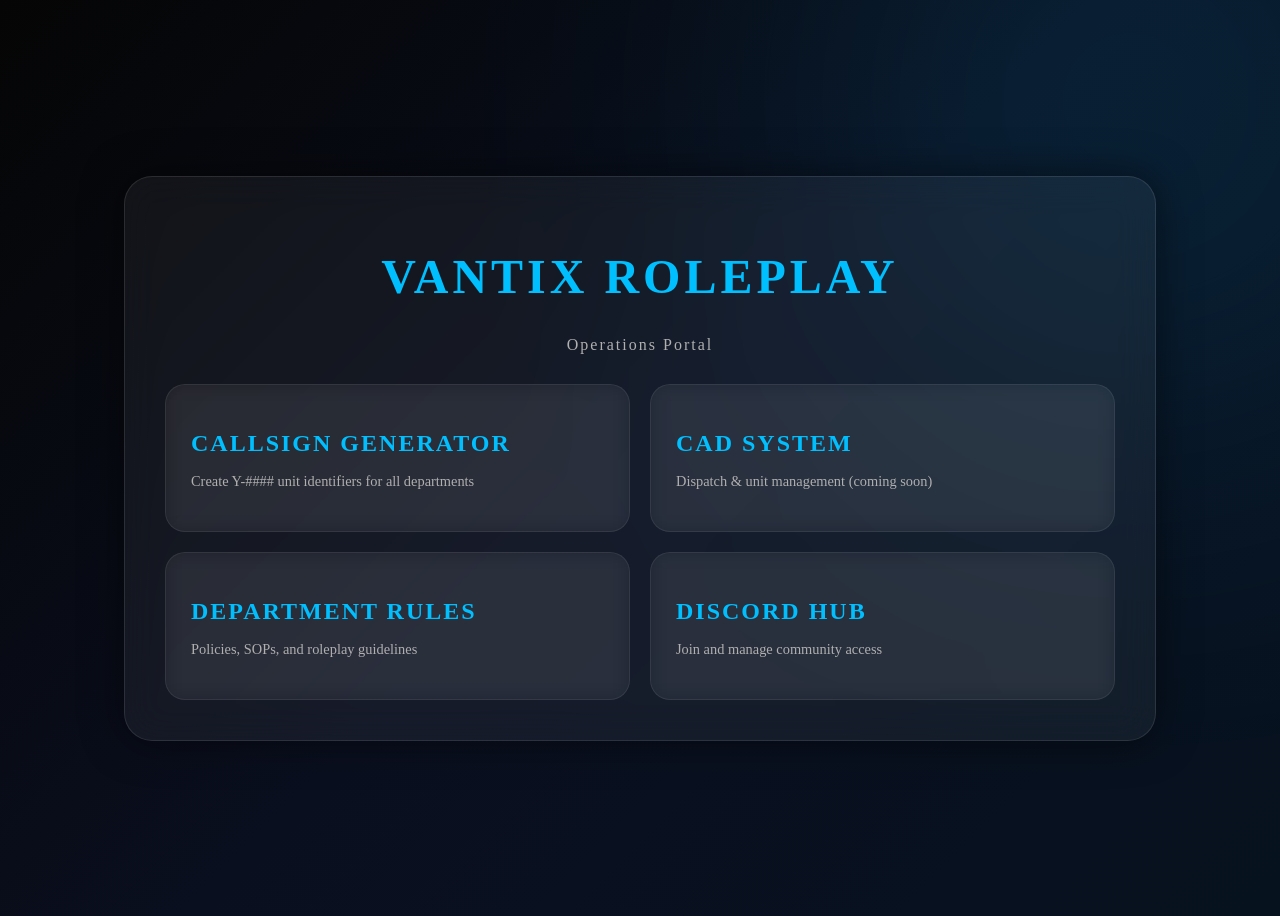
<file: index.html>
<!DOCTYPE html>
<html lang="en">
<head>
  <meta charset="UTF-8" />
  <meta name="viewport" content="width=device-width, initial-scale=1.0" />
  <title>Vantix Roleplay Portal</title>

  <link rel="stylesheet" href="style.css">
</head>
<body>
  <div class="background-glow"></div>

  <div class="container">
    <div class="header">
      <h1>Vantix Roleplay</h1>
      <p>Operations Portal</p>
    </div>

    <div class="portal-grid">
      <a class="portal-card" href="generator.html">
        <h2>Callsign Generator</h2>
        <p>Create Y-#### unit identifiers for all departments</p>
      </a>

      <a class="portal-card" href="#">
        <h2>CAD System</h2>
        <p>Dispatch & unit management (coming soon)</p>
      </a>

      <a class="portal-card" href="#">
        <h2>Department Rules</h2>
        <p>Policies, SOPs, and roleplay guidelines</p>
      </a>

      <a class="portal-card" href="#">
        <h2>Discord Hub</h2>
        <p>Join and manage community access</p>
      </a>
    </div>
  </div>

  <style>
    .portal-grid{
      display:grid;
      grid-template-columns:repeat(2,1fr);
      gap:20px;
      margin-top:30px;
    }

    .portal-card{
      background:rgba(255,255,255,0.04);
      border:1px solid rgba(255,255,255,0.08);
      border-radius:20px;
      padding:25px;
      text-decoration:none;
      color:white;
      transition:0.25s;
      backdrop-filter:blur(10px);
    }

    .portal-card:hover{
      transform:scale(1.03);
      border-color:#00bfff;
      box-shadow:0 0 25px rgba(0,191,255,0.2);
    }

    .portal-card h2{
      color:#00bfff;
      margin-bottom:10px;
      text-transform:uppercase;
      letter-spacing:2px;
    }

    .portal-card p{
      color:#b0b0b0;
      font-size:0.9rem;
      line-height:1.4;
    }

    @media(max-width:800px){
      .portal-grid{
        grid-template-columns:1fr;
      }
    }
  </style>
</body>
</html>
</file>
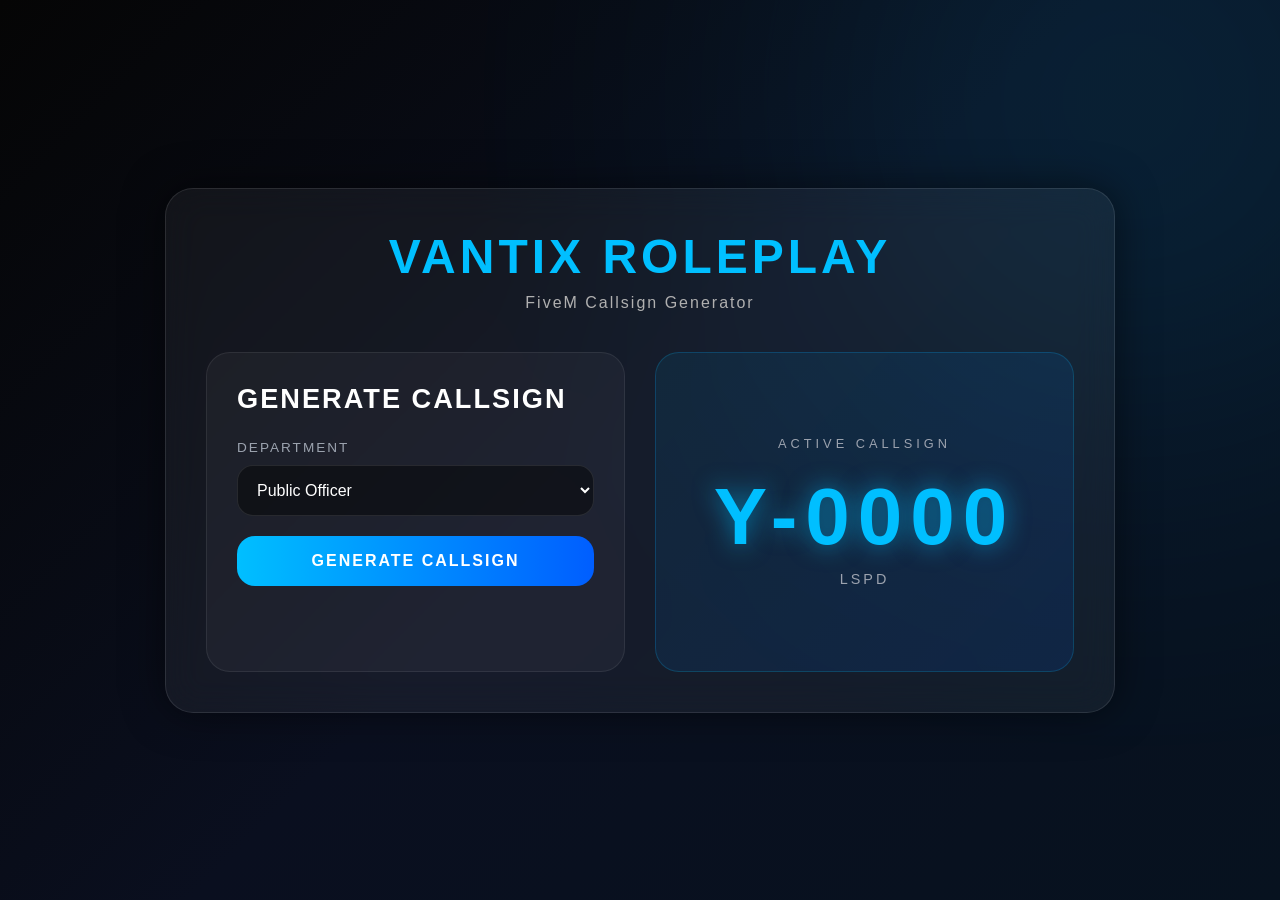
<file: callsigns/index.html>
<!DOCTYPE html>
<html lang="en">
<head>
  <meta charset="UTF-8" />
  <meta name="viewport" content="width=device-width, initial-scale=1.0" />
  <title>Vantix Roleplay Callsign Generator</title>

  <link rel="stylesheet" href="style.css">
</head>
<body>
  <div class="background-glow"></div>

  <div class="container">
    <div class="header">
      <h1>Vantix Roleplay</h1>
      <p>FiveM Callsign Generator</p>
    </div>

    <div class="generator-box">
      <div class="panel">
        <h2>Generate Callsign</h2>

        <label>Department</label>
        <select id="department">
          <option>Public Officer</option>
        </select>

        <button onclick="generateCallsign()">
          Generate Callsign
        </button>
      </div>

      <div class="panel callsign-display">
        <span>Active Callsign</span>

        <div class="callsign" id="callsign">
          Y-0000
        </div>

        <div class="department" id="departmentDisplay">
          LSPD
        </div>
      </div>
    </div>
  </div>

  <script src="script.js"></script>
</body>
</html>
</file>
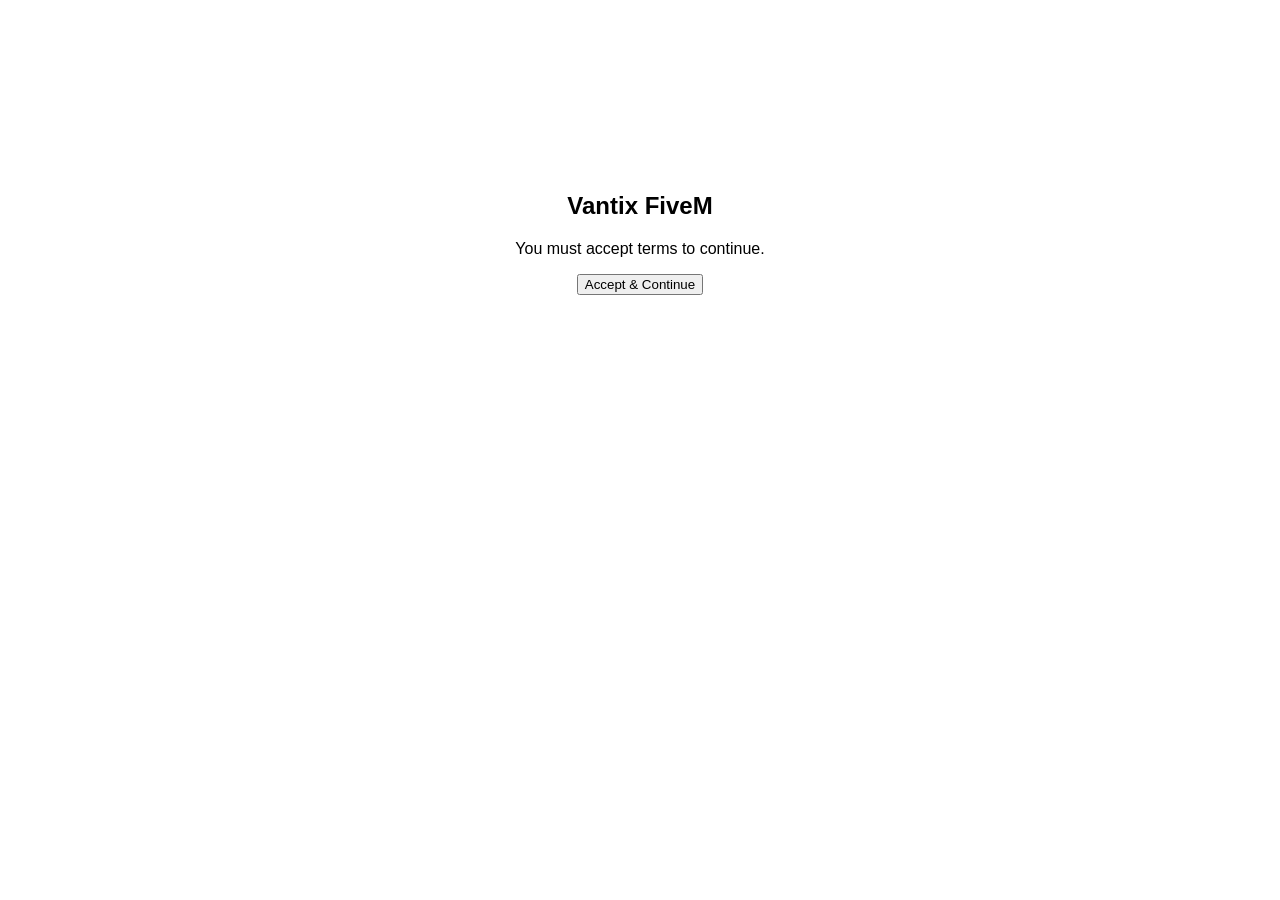
<file: drive/fivem/index.html>
<!DOCTYPE html>
<html>
<head>
  <title>Terms of Access</title>
</head>
<body style="text-align:center; font-family:Arial; margin-top:15%;">
  <h2>Vantix FiveM</h2>
  <p>You must accept terms to continue.</p>

  <button onclick="location.href='https://www.youtube.com/watch?v=QDia3e12czc'">
    Accept & Continue
  </button>
</body>
</html>
</file>
<file: style.css>
{
  margin: 0;
  padding: 0;
  box-sizing: border-box;
  font-family: Arial, Helvetica, sans-serif;
}

body {
  background: linear-gradient(135deg, #050505, #0a0f1f, #07121f);
  min-height: 100vh;
  color: white;
  display: flex;
  justify-content: center;
  align-items: center;
  overflow: hidden;
}

.background-glow {
  position: absolute;
  width: 600px;
  height: 600px;
  background: #00bfff;
  filter: blur(180px);
  opacity: 0.15;
  border-radius: 50%;
  top: -200px;
  right: -150px;
}

.container {
  width: 90%;
  max-width: 950px;
  background: rgba(255,255,255,0.05);
  border: 1px solid rgba(255,255,255,0.1);
  backdrop-filter: blur(18px);
  border-radius: 28px;
  padding: 40px;
  position: relative;
  z-index: 10;
  box-shadow: 0 0 40px rgba(0,0,0,0.5);
}

.header {
  text-align: center;
  margin-bottom: 20px;
}

.header h1 {
  font-size: 3rem;
  text-transform: uppercase;
  color: #00bfff;
  letter-spacing: 4px;
  font-weight: 900;
}

.header p {
  margin-top: 10px;
  color: #b0b0b0;
  letter-spacing: 2px;
}
</file>
<file: callsigns/style.css>
* {
  margin: 0;
  padding: 0;
  box-sizing: border-box;
  font-family: Arial, Helvetica, sans-serif;
}

body {
  background: linear-gradient(135deg, #050505, #0a0f1f, #07121f);
  min-height: 100vh;
  color: white;
  display: flex;
  justify-content: center;
  align-items: center;
  overflow: hidden;
}

.background-glow {
  position: absolute;
  width: 600px;
  height: 600px;
  background: #00bfff;
  filter: blur(180px);
  opacity: 0.15;
  border-radius: 50%;
  top: -200px;
  right: -150px;
}

.container {
  width: 90%;
  max-width: 950px;
  background: rgba(255,255,255,0.05);
  border: 1px solid rgba(255,255,255,0.1);
  backdrop-filter: blur(18px);
  border-radius: 28px;
  padding: 40px;
  position: relative;
  z-index: 10;
  box-shadow: 0 0 40px rgba(0,0,0,0.5);
}

.header {
  text-align: center;
  margin-bottom: 40px;
}

.header h1 {
  font-size: 3rem;
  text-transform: uppercase;
  color: #00bfff;
  letter-spacing: 4px;
  font-weight: 900;
}

.header p {
  margin-top: 10px;
  color: #b0b0b0;
  letter-spacing: 2px;
}

.generator-box {
  display: grid;
  grid-template-columns: 1fr 1fr;
  gap: 30px;
}

.panel {
  background: rgba(255,255,255,0.04);
  border: 1px solid rgba(255,255,255,0.08);
  border-radius: 24px;
  padding: 30px;
}

.panel h2 {
  margin-bottom: 25px;
  font-size: 1.7rem;
  text-transform: uppercase;
  letter-spacing: 2px;
}

label {
  display: block;
  margin-bottom: 10px;
  text-transform: uppercase;
  font-size: 0.85rem;
  color: #9ca3af;
  letter-spacing: 2px;
}

input,
select {
  width: 100%;
  padding: 15px;
  border-radius: 16px;
  border: 1px solid rgba(255,255,255,0.1);
  background: rgba(0,0,0,0.45);
  color: white;
  margin-bottom: 20px;
  font-size: 1rem;
  outline: none;
  transition: 0.3s;
}

input:focus,
select:focus {
  border-color: #00bfff;
  box-shadow: 0 0 15px rgba(0,191,255,0.35);
}

button {
  width: 100%;
  padding: 16px;
  border: none;
  border-radius: 18px;
  background: linear-gradient(90deg, #00bfff, #005eff);
  color: white;
  font-size: 1rem;
  font-weight: 800;
  text-transform: uppercase;
  letter-spacing: 2px;
  cursor: pointer;
  transition: 0.25s;
}

button:hover {
  transform: scale(1.03);
  box-shadow: 0 0 25px rgba(0,191,255,0.4);
}

.callsign-display {
  height: 100%;
  display: flex;
  justify-content: center;
  align-items: center;
  flex-direction: column;
  text-align: center;
  background: linear-gradient(135deg, rgba(0,191,255,0.08), rgba(0,94,255,0.12));
  border-radius: 24px;
  border: 1px solid rgba(0,191,255,0.2);
  min-height: 320px;
}

.callsign-display span {
  color: #9ca3af;
  letter-spacing: 4px;
  text-transform: uppercase;
  font-size: 0.8rem;
  margin-bottom: 20px;
}

.callsign {
  font-size: 5rem;
  font-weight: 900;
  color: #00bfff;
  letter-spacing: 8px;
  text-shadow: 0 0 25px rgba(0,191,255,0.6);
}

.officer {
  margin-top: 20px;
  font-size: 1.2rem;
  color: white;
}

.department {
  margin-top: 8px;
  color: #9ca3af;
  text-transform: uppercase;
  letter-spacing: 3px;
  font-size: 0.9rem;
}

@media(max-width: 850px) {
  .generator-box {
    grid-template-columns: 1fr;
  }

  .callsign {
    font-size: 3.5rem;
  }
}
</file>
